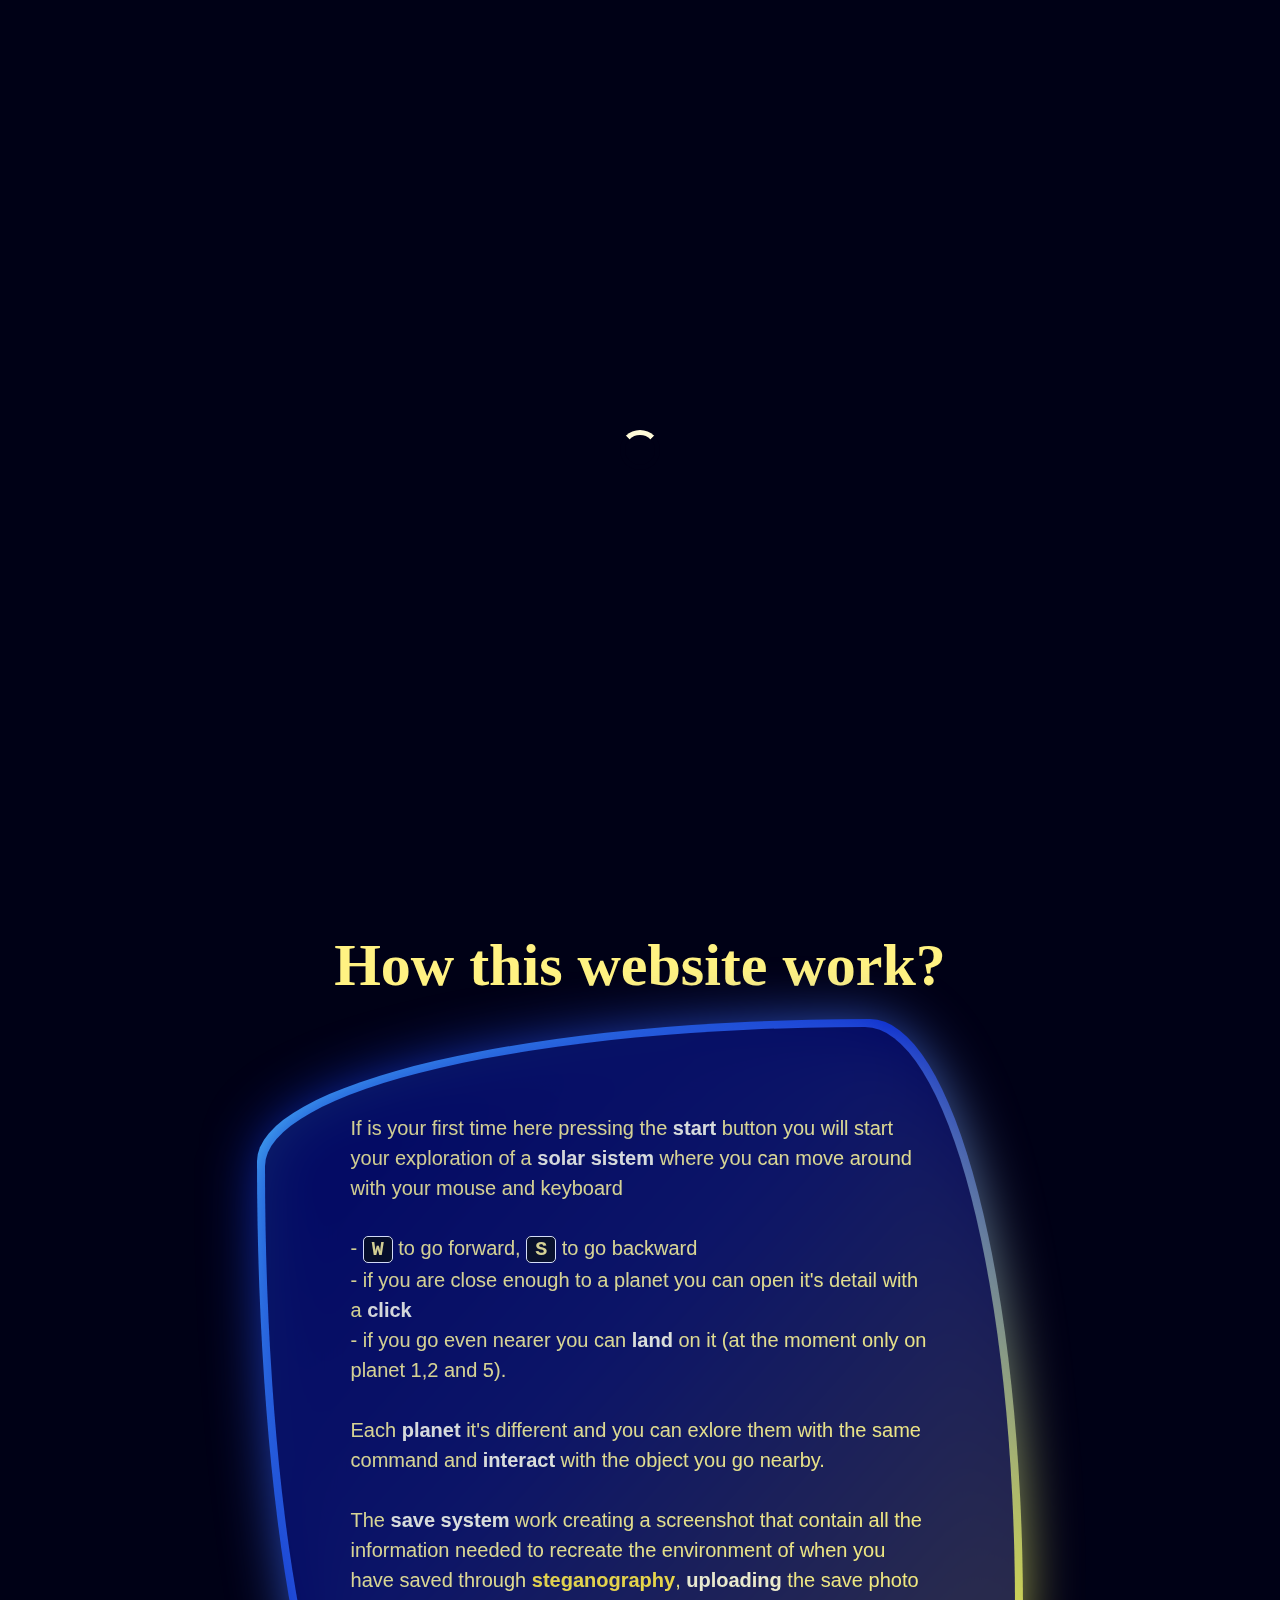
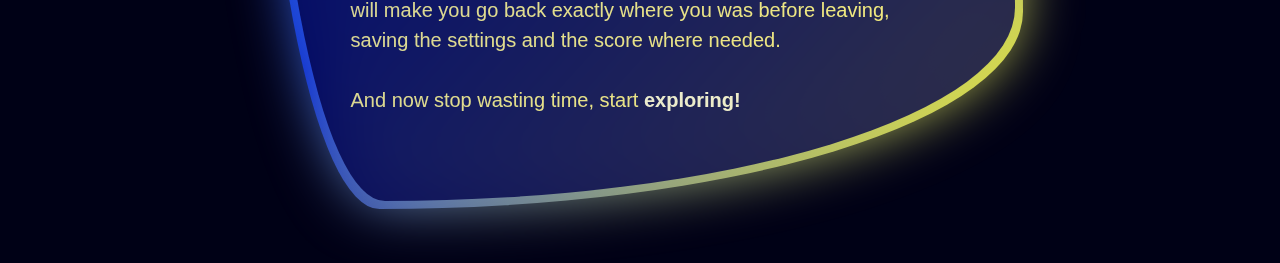
<file: index.html>
<!DOCTYPE html>
<html lang="it">
    <head>
        <meta charset="UTF-8" />
        <link rel="icon" type="image/svg+xml" href="/assets/favicon.17e50649.svg" />
        <meta name="viewport" content="width=device-width, initial-scale=1.0" />
        <meta name = "description" content = "Explore planets in the metaverse" />

        <meta name="apple-mobile-web-app-capable" content="yes" />
        <meta name="mobile-web-app-capable" content="yes" />

        <title>Metaverse Planet</title>

        <style>
            body{
                overflow-y: visible !important;
            }

            body::-webkit-scrollbar {
                width: 8px;
            }

            body::-webkit-scrollbar-track {
                background: linear-gradient(0deg , #1132b483, #0d174100);
            }

            body::-webkit-scrollbar-thumb {
                background-color: #fff282;
                border-radius: 20px;
                border: 2px solid #0d1741;
            }

            #preloader{
                position: fixed;
                z-index: 100000;
                width: 100vw;
                height: 100vh;
                top: 0;
                right: 0;
                display: flex;
                justify-content: center;
                align-items: center;

                background-color: #000116;

                background-repeat: no-repeat;
                background-size: cover;
                background-position: center center;

                opacity: 1;
                transition: opacity .3s ease-in-out;
            }

            .loader{
                border: 5px solid #000116;
                border-top: 5px solid #fefad8;
                border-radius: 50%;
                width: 30px;
                height: 30px;
                animation: spin 2s linear infinite;
            }
            @keyframes spin {
                0% { transform: rotate(0deg); }
                100% { transform: rotate(360deg); }
            }
        </style>
    
      <script type="module" crossorigin src="/assets/main.293f7164.js"></script>
      <link rel="modulepreload" href="/assets/strega_bg.a0dc8f16.js">
      <link rel="stylesheet" href="/assets/strega_bg.0a6404d1.css">
    </head>
  
    <body class="index">

        <div id="preloader">
            <div class="loader"></div>
        </div>

        <script>
             setTimeout(function(){
                document.getElementById("preloader").style.opacity = "0";

                setTimeout(function(){
                document.getElementById("preloader").style.display = "none";
                }, 300);
            }, 1300);
        </script>

        <script>

        </script>

        

        <h1 class="index__title">Metaverse Planet</h1>

        <section class="index__content row width-limit">
            <div class="col-6 centered">
                <div class="panel centered">
                    <h2>Insert save file</h2>

                    <link href="https://fonts.googleapis.com/css?family=Material+Icons|Material+Icons+Outlined" rel="stylesheet">
                    <form class="form-container" enctype='multipart/form-data'>
                        <div class="upload-files-container">
                            <div class="drag-file-area">
                                <span class="material-icons-outlined upload-icon"> file_upload </span>
                                <p class="dynamic-message"> Drag & drop any file here </p>
                                <label class="label"> or <span class="browse-files"> <input type="file" class="default-file-input"/> <span class="browse-files-text">browse file</span> <span>from device</span> </span> </label>
                            </div>
                            <span class="cannot-upload-message"> <span class="material-icons-outlined">error</span> Please select a file first <span class="material-icons-outlined cancel-alert-button">cancel</span> </span>
                            <div class="file-block">
                                <div class="file-info"> <span class="material-icons-outlined file-icon">description</span> <span class="file-name"> </span> | <span class="file-size">  </span> </div>
                                <span class="material-icons remove-file-icon">delete</span>
                                <div class="progress-bar"> </div>
                            </div>
                            <button type="button" class="upload-button"> Start from save </button>
                        </div>
                    </form>

                </div>
            </div>
            <div class="col-6 centered panel-start mobile-first">
                <h2>First time here?</h2>
                <br><br>
                <a href="/space.html" class="spaceButton">Start</a>
            </div>
        </section>

        <section class="row width-limit index__info">
            <div class="col-2"></div>
            <div class="col-8 centered">
                <br><br>
                <h2>How this website work?</h2>
                <br>
                <div class="cardbox">
                    <p class="card">If is your first time here pressing the <b>start</b> button you will start your exploration of a <b>solar sistem</b> where you can move around with your mouse and keyboard 
                        <br>
                        <br>
                        - <kbd>W</kbd> to go forward, <kbd>S</kbd> to go backward<br>
                        - if you are close enough to a planet you can open it's detail with a <b>click</b><br>
                        - if you go even nearer you can <b>land</b> on it (at the moment only on planet 1,2 and 5).
                        <br>
                        <br>
                        Each <b>planet</b> it's different and you can exlore them with the same command and <b>interact</b> with the object you go nearby.
                        <br>
                        <br>
                        The <b>save system</b> work creating a screenshot that contain all the information needed to recreate the environment of when you have saved through 
                        <a href="https://github.com/Freder211/Strega">steganography</a>, <b>uploading</b> the save photo will make you go back exactly where you was before leaving, 
                        saving the settings and the score where needed.
                        <br>
                        <br>
                        And now stop wasting time, start <b>exploring!</b>
                    </p>
                </div>
            </div>
            <div class="col-2"></div>
        </section>

        <div class="index-saveimg" id="saveimg"></div>

        

    </body>

</html>
</file>
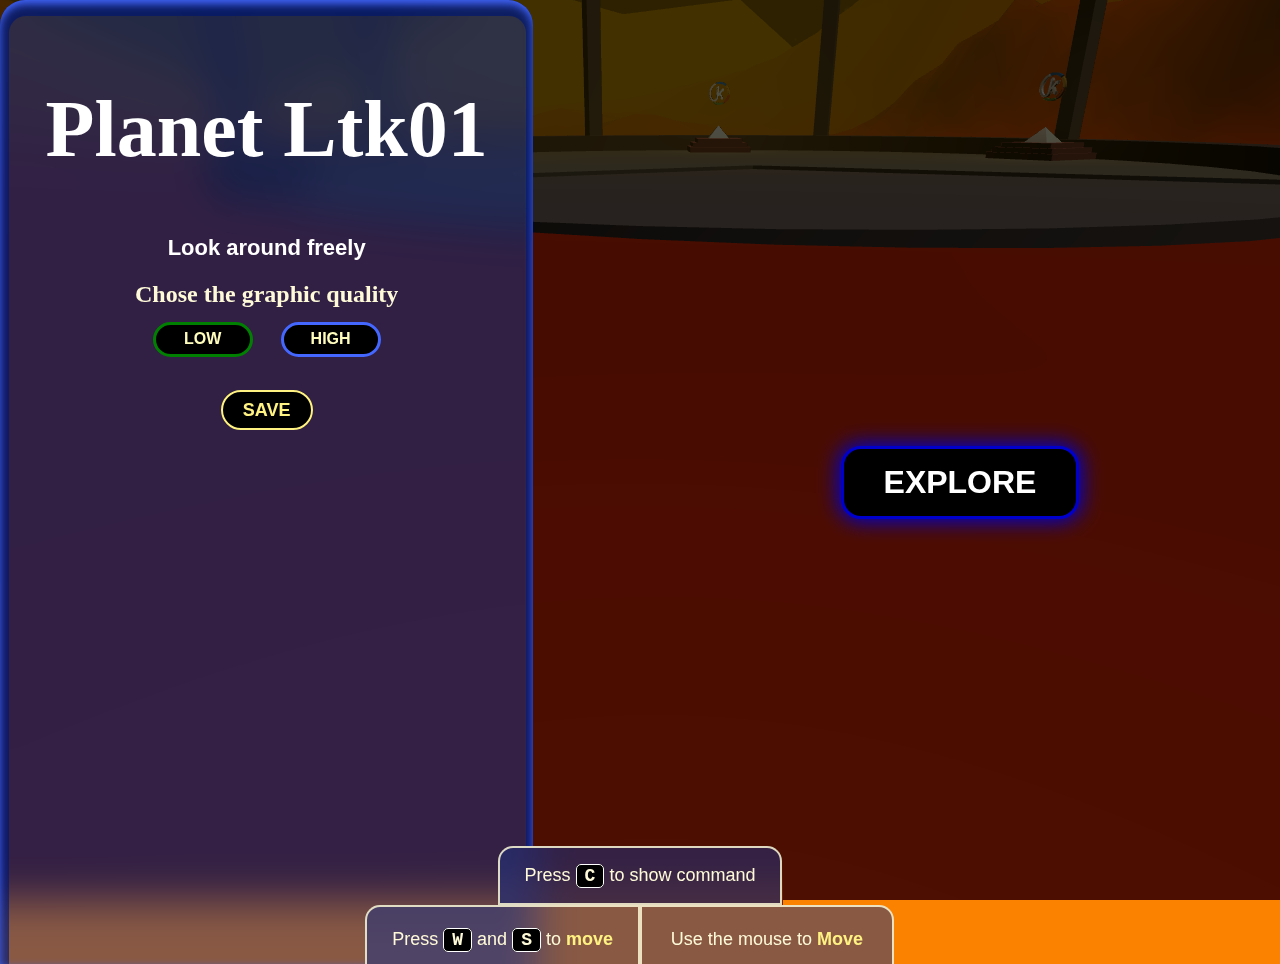
<file: 1.html>
<!DOCTYPE html>
<html lang="it" style="background-color:rgb(250, 130, 0)">
  <head>
    <meta charset="UTF-8" />
    <link rel="icon" type="image/svg+xml" href="/assets/favicon.17e50649.svg" />
    <meta name="viewport" content="width=device-width, initial-scale=1.0" />
    <meta name = "description" content = "Planet LTK01" />
    <title>Planet LTK01</title>

    <style>
        #preloader{
            position: fixed;
            z-index: 100000;
            width: 100vw;
            height: 100vh;
            top: 0;
            right: 0;
            display: flex;
            justify-content: center;
            align-items: center;

            background-color: rgb(250, 130, 0);

            opacity: 1;
            transition: opacity .3s ease-in-out;
        }

        .loader{
            border: 5px solid rgb(250, 130, 0);
            border-top: 5px solid #000000;
            border-radius: 50%;
            width: 30px;
            height: 30px;
            animation: spin 2s linear infinite;
        }
        @keyframes spin {
            0% { transform: rotate(0deg); }
            100% { transform: rotate(360deg); }
        }
    </style>
    
    <script type="module" crossorigin src="/assets/planet1.929285d1.js"></script>
    <link rel="modulepreload" href="/assets/strega_bg.a0dc8f16.js">
    <link rel="modulepreload" href="/assets/Lensflare.e251edb4.js">
    <link rel="stylesheet" href="/assets/strega_bg.0a6404d1.css">
  </head>
  
  <body style="overflow-x: hidden;">
    
    
    <div id="preloader">
        <div class="loader"></div>
    </div>

    <script>
        if(sessionStorage.getItem("img")){
            document.getElementById("preloader").style.backgroundImage = "url(" + sessionStorage.getItem("img") + ")";
        }
    </script>

    <section id="mobile" class="mobile">
        <div class="manual row text__body-s" id="mobile-control">
            <div class="centered col-12 mobile-btn" id="esc" style="display: none">
                <span>X</span>
            </div>
            <div class="centered col-12 mobile-btn" id="avanti">
                
            </div>
            <div class="centered col-12 mobile-btn" id="indietro">
                
            </div>
        </div>
        
    </section>

    <div id="planet0" class="planet__panel reduce">
        <h1>First Totem</h1> 
        <p class="text__body-l">Imagine a real product or a service that you can buy or read about here!</p>
    </div>
    <div id="planet1" class="planet__panel reduce">
        <h1>Third Totem</h1>
        <p class="text__body-l">Imagine a real product or a service that you can buy or read about here!</p>
    </div>
    <div id="planet2" class="planet__panel reduce centered">
        <h1>Your spaceship</h1>
        <p class="text__body-l">Use your ship to fly back to space</p>
        <a href="/space.html">
            <button class="margin-vertical-l spaceButton-inverse">
                take off
            </button>
        </a>
    </div>
    <div id="planet3" class="planet__panel reduce">
        <h1>Second Totem</h1>
        <p class="text__body-l">Imagine a real product or a service that you can buy or read about here!</p>
    </div>

    <div class="crossair__container display" id="crossair">
        <div class="crossair">
            <p class="interaction" id="crossair-text">
                click
            </p>
        </div>
    </div>

    <div class="manual row text__body-s" id="commandList">
        <div class="centered col-12">
            <p>Press <kbd>C</kbd> to show command</p>
        </div>
        <div class="manual-1 col-6">
            <p>
                Press <kbd>W</kbd> and <kbd>S</kbd> to <b>move</b><br>
                <br>
                Press <kbd>E</kbd> to <b>run</b><br>
                <br>
                Press <kbd>Q</kbd> to <b>exit</b>
            </p>
        </div>
        <div class="manual-2 col-6">
            <p>
                Use the mouse to <b>Move</b><br>
                <br>
                <b>Click</b> to interact<br>
                <br>
                Go to the <b>ship</b> to take off
            </p>
        </div>
    </div>

    <section id="blocker">
        <div id="instructions" class="row">
            <div class="col-6 menu" id="menu">
                <h1>Planet Ltk01</h1>
                <p class="text__body-l">
                    Look around freely
                </p>
                <br>
                <h4 style="color:#fefad8">Chose the graphic quality</h4>
                <div class="btn-chooser">
                    <button id="graph1" class="diffBtn">Low</button>
                    <button id="graph2" class="diffBtn">High</button>
                </div>
                <br><br>
                <div>
                    <a id="create-save">SAVE</a>
                    <a href="" id="download-link" style="display: none">Download save</a>
                </div>
            </div>
            <div class="col-6 pause-screen" id="pause">
                <button class="margin-vertical-l spaceButton" id="startButton">
                    Explore
                </button>
            </div>
        </div>
    </section>

    

    <script type="x-shader/x-vertex" id="vertexshaderB">

        varying vec2 vUv;

        void main() {

            vUv = uv;

            gl_Position = projectionMatrix * modelViewMatrix * vec4( position, 1.0 );

        }

    </script>

    <script type="x-shader/x-fragment" id="fragmentshaderB">

        uniform sampler2D baseTexture;
        uniform sampler2D bloomTexture;

        varying vec2 vUv;

        void main() {

            gl_FragColor = ( texture2D( baseTexture, vUv ) + vec4( 1.0 ) * texture2D( bloomTexture, vUv ) );

        }

    </script>

  </body>

</html>
</file>
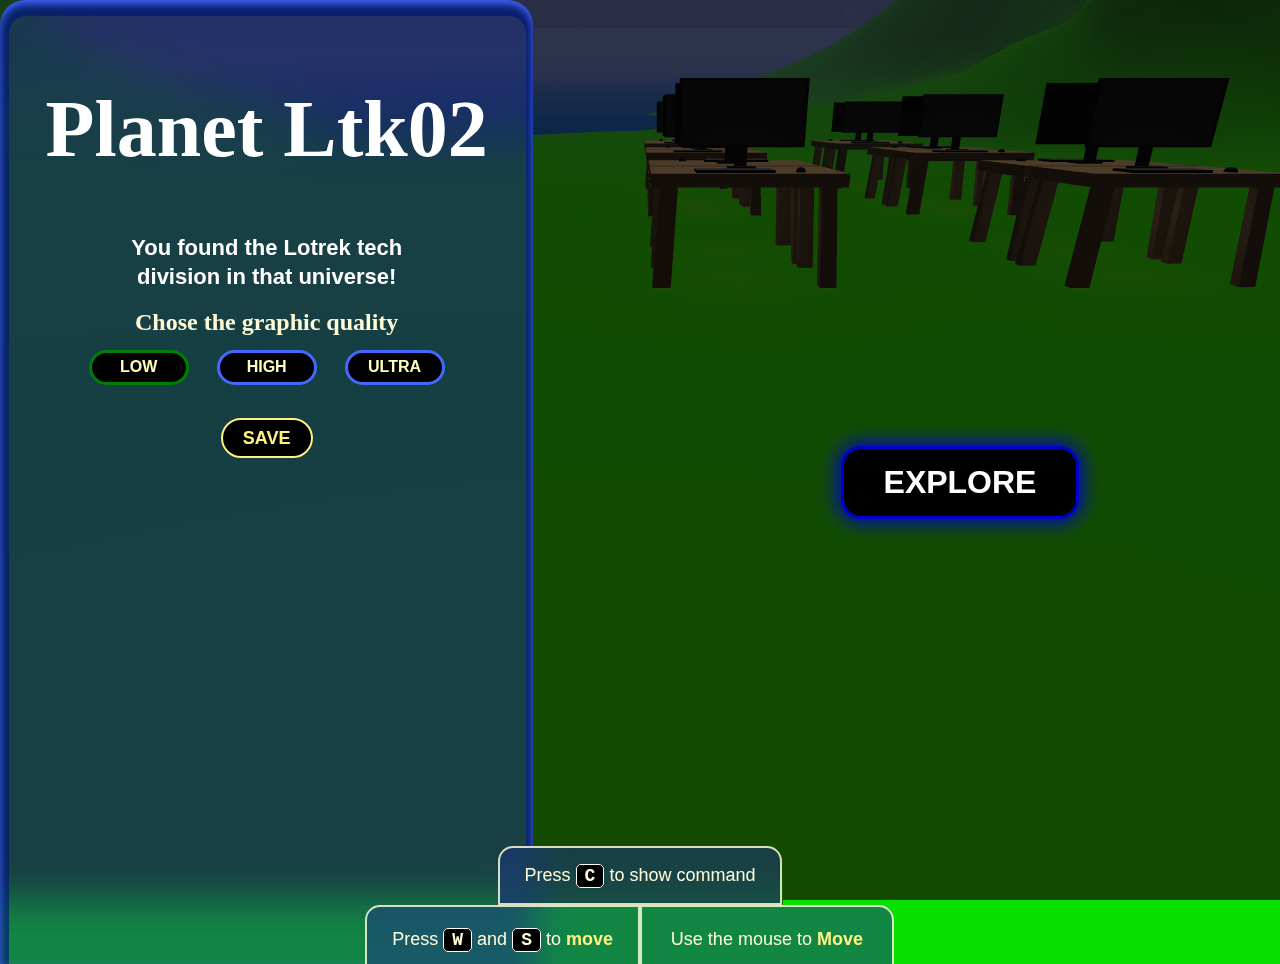
<file: 2.html>
<!DOCTYPE html>
<html lang="it" style="background-color:rgb(7, 224, 0)">
  <head>
    <meta charset="UTF-8" />
    <link rel="icon" type="image/svg+xml" href="/assets/favicon.17e50649.svg" />
    <meta name="viewport" content="width=device-width, initial-scale=1.0" />
    <meta name = "description" content = "Planet LTK02" />
    <title>Planet LTK02</title>

    <style>
        #preloader{
            position: fixed;
            z-index: 100000;
            width: 100vw;
            height: 100vh;
            top: 0;
            right: 0;
            display: flex;
            justify-content: center;
            align-items: center;

            background-color: rgb(7, 224, 0);

            opacity: 1;
            transition: opacity .3s ease-in-out;
        }

        .loader{
            border: 5px solid rgb(7, 224, 0);
            border-top: 5px solid #008deb;
            border-radius: 50%;
            width: 30px;
            height: 30px;
            animation: spin 2s linear infinite;
        }
        @keyframes spin {
            0% { transform: rotate(0deg); }
            100% { transform: rotate(360deg); }
        }
    </style>
    
    <script type="module" crossorigin src="/assets/planet2.d9058bf1.js"></script>
    <link rel="modulepreload" href="/assets/strega_bg.a0dc8f16.js">
    <link rel="modulepreload" href="/assets/Lensflare.e251edb4.js">
    <link rel="stylesheet" href="/assets/strega_bg.0a6404d1.css">
  </head>
  
  <body style="overflow-x: hidden;">
    
    
    <div id="preloader">
        <div class="loader"></div>
    </div>

    <script>
        if(sessionStorage.getItem("img")){
            document.getElementById("preloader").style.backgroundImage = "url(" + sessionStorage.getItem("img") + ")";
        }
    </script>

    <section id="mobile" class="mobile">
        <div class="manual row text__body-s" id="mobile-control">
            <div class="centered col-12 mobile-btn" id="esc" style="display: none">
                <span>X</span>
            </div>
            <div class="centered col-12 mobile-btn" id="avanti">
                
            </div>
            <div class="centered col-12 mobile-btn" id="indietro">
                
            </div>
        </div>
        
    </section>

    <div id="planet0" class="planet__panel reduce centered">
        <h1>Your spaceship</h1>
        <p class="text__body-l">Use your ship to fly back to space</p>
        <a href="/space.html">
            <button class="margin-vertical-l spaceButton-inverse">
                take off
            </button>
        </a>
    </div>
    <div id="planet1" class="planet__panel reduce">
        <h1>Edoardo</h1>
        <p class="text__body-l">Backend developer</p>
    </div>
    <div id="planet2" class="planet__panel reduce">
        <h1>Marco</h1>
        <p class="text__body-l">IT manager</p>
    </div>
    <div id="planet3" class="planet__panel reduce">
        <h1>Gabriele</h1>
        <p class="text__body-l">Head of development</p> 
    </div>
    <div id="planet4" class="planet__panel reduce">
        <h1>Simone</h1>
        <p class="text__body-l">Frontend developer</p> 
    </div>
    <div id="planet5" class="planet__panel reduce">
        <h1>Andrea</h1>
        <p class="text__body-l">Frontend developer lead</p>  
    </div>
    <div id="planet6" class="planet__panel reduce">
        <h1>Edoardo</h1>
        <p class="text__body-l">Backend developer</p>  
    </div>
    <div id="planet7" class="planet__panel reduce">
        <h1>Mirko</h1>
        <p class="text__body-l">Backend developer</p>  
    </div>
    <div id="planet8" class="planet__panel reduce">
        <h1>Andrea</h1>
        <p class="text__body-l">Fullstack developer</p>  
    </div>
    <div id="planet9" class="planet__panel reduce">
        <h1>Federico</h1>
        <p class="text__body-l">Jr frontend developer</p>  
    </div>
    <div id="planet10" class="planet__panel reduce">
        <h1>Lorenzo</h1>
        <p class="text__body-l">Frontend developer</p>  
    </div>
    <div id="planet11" class="planet__panel reduce">
        <h1>Federico</h1>
        <p class="text__body-l">Backend developer</p>  
    </div>
    <div id="planet12" class="planet__panel reduce">
        <h1>Leonardo</h1>
        <p class="text__body-l">Frontend developer</p> 
    </div>

    <div class="crossair__container display" id="crossair">
        <div class="crossair">
            <p class="interaction" id="crossair-text">
                click
            </p>
        </div>
    </div>

    <div class="manual row text__body-s" id="commandList">
        <div class="centered col-12">
            <p>Press <kbd>C</kbd> to show command</p>
        </div>
        <div class="manual-1 col-6">
            <p>
                Press <kbd>W</kbd> and <kbd>S</kbd> to <b>move</b><br>
                <br>
                Press <kbd>E</kbd> to <b>run</b><br>
                <br>
                Press <kbd>Q</kbd> to <b>exit</b>
            </p>
        </div>
        <div class="manual-2 col-6">
            <p>
                Use the mouse to <b>Move</b><br>
                <br>
                <b>Click</b> to interact<br>
                <br>
                Go to the <b>ship</b> to take off
            </p>
        </div>
    </div>

    <section id="blocker">
        <div id="instructions" class="row">
            <div class="col-6 menu" id="menu">
                <h1>Planet Ltk02</h1>
                <p class="text__body-l">
                    You found the Lotrek tech division in that universe!
                </p>
                <br>
                <h4 style="color:#fefad8">Chose the graphic quality</h4>
                <div class="btn-chooser">
                    <button id="graph1" class="diffBtn">Low</button>
                    <button id="graph2" class="diffBtn">High</button>
                    <button id="graph3" class="diffBtn">Ultra</button>
                </div>
                <br><br>
                <div>
                    <a id="create-save">SAVE</a>
                    <a href="" id="download-link" style="display: none">Download save</a>
                </div>
            </div>
            <div class="col-6 pause-screen" id="pause">
                <button class="margin-vertical-l spaceButton" id="startButton">
                    Explore
                </button>
            </div>
        </div>
    </section>

    

    <script type="x-shader/x-vertex" id="vertexshaderB">

        varying vec2 vUv;

        void main() {

            vUv = uv;

            gl_Position = projectionMatrix * modelViewMatrix * vec4( position, 1.0 );

        }

    </script>

    <script type="x-shader/x-fragment" id="fragmentshaderB">

        uniform sampler2D baseTexture;
        uniform sampler2D bloomTexture;

        varying vec2 vUv;

        void main() {

            gl_FragColor = ( texture2D( baseTexture, vUv ) + vec4( 1.0 ) * texture2D( bloomTexture, vUv ) );

        }

    </script>

    <script>
        let simpleNoise = `
            float N (vec2 st) { // https://thebookofshaders.com/10/
                return fract( sin( dot( st.xy, vec2(12.9898,78.233 ) ) ) *  43758.5453123);
            }
            
            float smoothNoise( vec2 ip ){ // https://www.youtube.com/watch?v=zXsWftRdsvU
                vec2 lv = fract( ip );
                vec2 id = floor( ip );
                
                lv = lv * lv * ( 3. - 2. * lv );
                
                float bl = N( id );
                float br = N( id + vec2( 1, 0 ));
                float b = mix( bl, br, lv.x );
                
                float tl = N( id + vec2( 0, 1 ));
                float tr = N( id + vec2( 1, 1 ));
                float t = mix( tl, tr, lv.x );
                
                return mix( b, t, lv.y );
            }
            `;
  </script>

  </body>

</html>
</file>
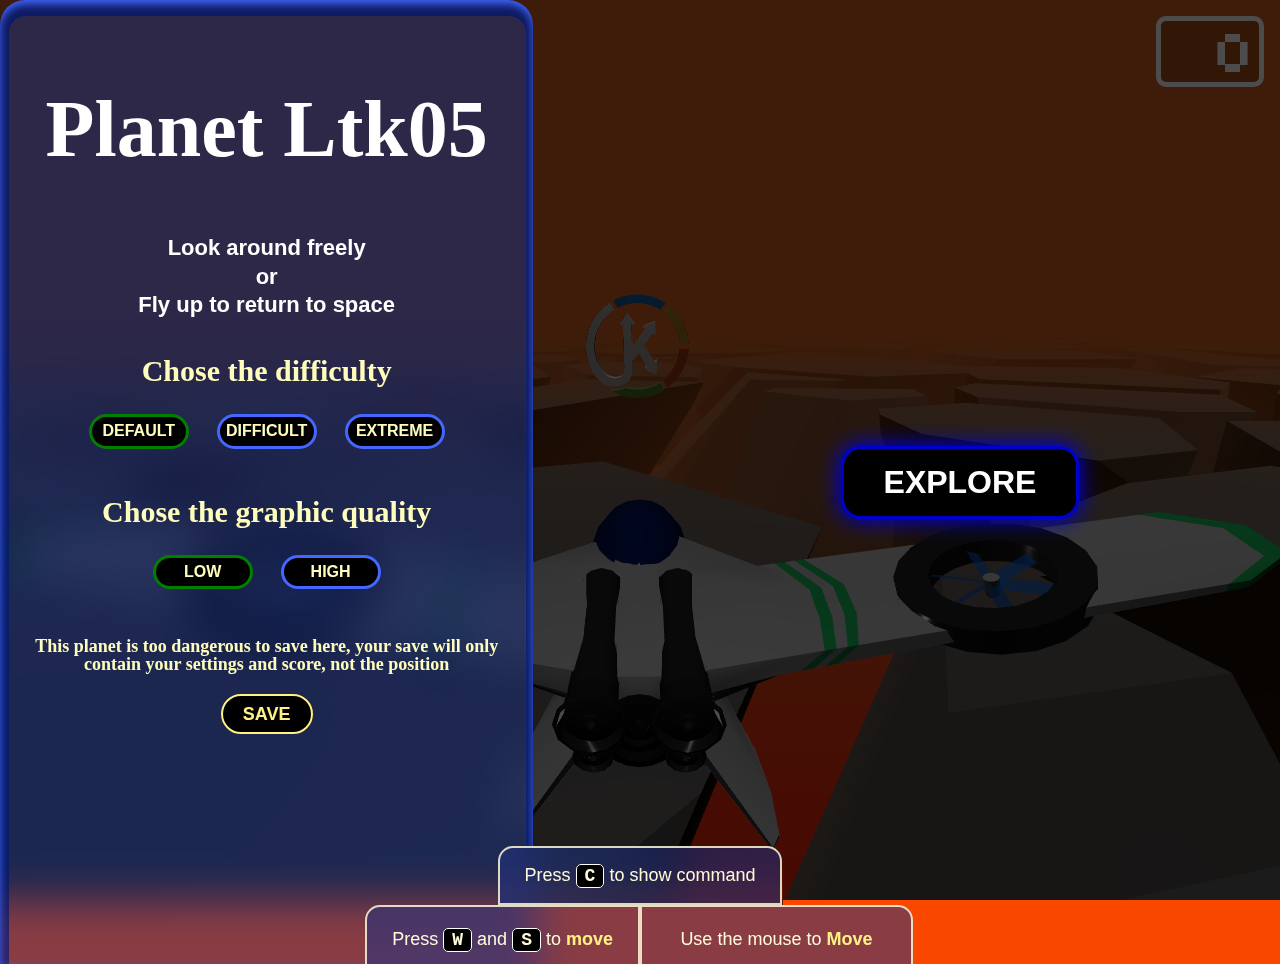
<file: 5.html>
<!DOCTYPE html>
<html lang="it" style="background-color:rgb(250, 71, 0)">
  <head>
    <meta charset="UTF-8" />
    <link rel="icon" type="image/svg+xml" href="/assets/favicon.17e50649.svg" />
    <meta name="viewport" content="width=device-width, initial-scale=1.0" />
    <meta name = "description" content = "Planet LTK05" />
    <title>Planet LTK05</title>

    <link rel="preconnect" href="https://fonts.googleapis.com">
    <link rel="preconnect" href="https://fonts.gstatic.com" crossorigin>
    <link href="https://fonts.googleapis.com/css2?family=Silkscreen&display=swap" rel="stylesheet">

    <style>
        #preloader{
            position: fixed;
            z-index: 100000;
            width: 100vw;
            height: 100vh;
            top: 0;
            right: 0;
            display: flex;
            justify-content: center;
            align-items: center;

            background-color: rgb(250, 71, 0);

            opacity: 1;
            transition: opacity .3s ease-in-out;
        }

        .loader{
            border: 5px solid rgb(250, 71, 0);
            border-top: 5px solid #000000;
            border-radius: 50%;
            width: 30px;
            height: 30px;
            animation: spin 2s linear infinite;
        }
        @keyframes spin {
            0% { transform: rotate(0deg); }
            100% { transform: rotate(360deg); }
        }
    </style>
    
    <script type="module" crossorigin src="/assets/planet5.05ede842.js"></script>
    <link rel="modulepreload" href="/assets/strega_bg.a0dc8f16.js">
    <link rel="modulepreload" href="/assets/Lensflare.e251edb4.js">
    <link rel="stylesheet" href="/assets/strega_bg.0a6404d1.css">
  </head>
  
  <body style="overflow-x: hidden;">
    
    
    <div id="preloader">
        <div class="loader"></div>
    </div>

    <script>
        if(sessionStorage.getItem("img")){
            document.getElementById("preloader").style.backgroundImage = "url(" + sessionStorage.getItem("img") + ")";
        }
    </script>

    <section id="mobile" class="mobile">
        <div class="manual row text__body-s" id="mobile-control">
            <div class="centered col-12 mobile-btn" id="esc" style="display: none">
                <span>X</span>
            </div>
            <div class="centered col-12 mobile-btn" id="avanti">
                
            </div>
            <div class="centered col-12 mobile-btn" id="indietro">
                
            </div>
        </div>
        
    </section>

    <div id="planet0" class="planet__panel reduce">
        <h1>First Totem</h1> 
        <p class="text__body-l">Imagine a real product or a service that you can buy or read about here!</p>
    </div>
    <div id="planet1" class="planet__panel reduce">
        <h1>Third Totem</h1>
        <p class="text__body-l">Imagine a real product or a service that you can buy or read about here!</p>
    </div>
    <div id="planet2" class="planet__panel reduce centered">
        <h1>Your spaceship</h1>
        <p class="text__body-l">Use your ship to fly back to space</p>
        <a href="/">
            <button class="margin-vertical-l spaceButton-inverse">
                take off
            </button>
        </a>
    </div>
    <div id="planet3" class="planet__panel reduce">
        <h1>Second Totem</h1>
        <p class="text__body-l">Imagine a real product or a service that you can buy or read about here!</p>
    </div>

    <div class="crossair__container display" id="crossair">
        <div class="crossair">
            <p class="interaction" id="crossair-text">
                click
            </p>
        </div>
    </div>

    <div class="manual row text__body-s" id="commandList">
        <div class="centered col-12">
            <p>Press <kbd>C</kbd> to show command</p>
        </div>
        <div class="manual-1 col-6">
            <p>
                Press <kbd>W</kbd> and <kbd>S</kbd> to <b>move</b><br>
                <br>
                Press <kbd>E</kbd> to <b>speed</b> up<br>
                <br>
                Press <kbd>Q</kbd> to <b>exit</b>
            </p>
        </div>
        <div class="manual-2 col-6">
            <p>
                Use the mouse to <b>Move</b><br>
                <br>
                <b>collide</b> to score<br>
                <br>
                Go up the <b>space</b> to take off
            </p>
        </div>
    </div>

    <section class="punteggio">
        <h2 id="punteggio" style="font-family: 'Silkscreen', cursive;">
            0
        </h2>
    </section>

    <section id="blocker">
        <div id="instructions" class="row">
            <div class="col-6 menu" id="menu">
                <h1>Planet Ltk05</h1>
                <p class="text__body-l">
                    Look around freely<br>
                    or<br>
                    Fly up to return to space
                </p>

                <h3>Chose the difficulty</h3>
                <div class="btn-chooser">
                    <button id="diff1" class="diffBtn" style="border-color: green;">Default</button>
                    <button id="diff2" class="diffBtn">Difficult</button>
                    <button id="diff3" class="diffBtn">Extreme</button>
                </div>

                <h3>Chose the graphic quality</h3>
                <div class="btn-chooser">
                    <button id="graph1" class="diffBtn">Low</button>
                    <button id="graph2" class="diffBtn">High</button>
                </div>
                <h3 style="font-size: 18px">This planet is too dangerous to save here, your save will
                     only contain your settings and score, not the position
                </h3>
                <br>
                <div>
                    <a id="create-save">SAVE</a>
                    <a href="" id="download-link" style="display: none">Download save</a>
                </div>
            </div>
            <div class="col-6 pause-screen" id="pause">
                <button class="margin-vertical-l spaceButton" id="startButton">
                    Explore
                </button>
            </div>
        </div>
    </section>

    

    <script type="x-shader/x-vertex" id="vertexshaderB">

        varying vec2 vUv;

        void main() {

            vUv = uv;

            gl_Position = projectionMatrix * modelViewMatrix * vec4( position, 1.0 );

        }

    </script>

    <script type="x-shader/x-fragment" id="fragmentshaderB">

        uniform sampler2D baseTexture;
        uniform sampler2D bloomTexture;

        varying vec2 vUv;

        void main() {

            gl_FragColor = ( texture2D( baseTexture, vUv ) + vec4( 1.0 ) * texture2D( bloomTexture, vUv ) );

        }

    </script>

  </body>

</html>
</file>
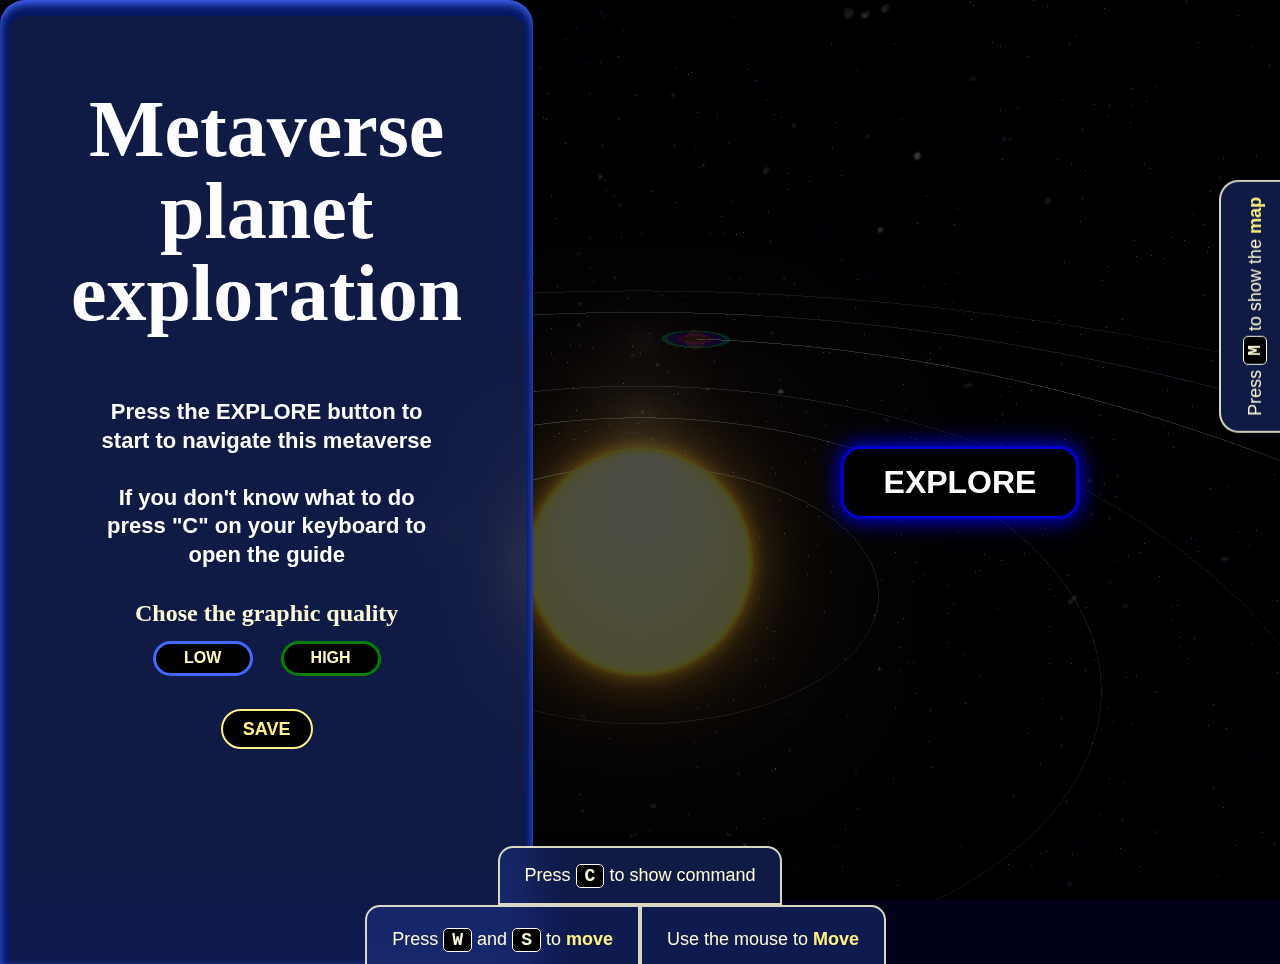
<file: space.html>
<!DOCTYPE html>
<html lang="it" style="background-color:#000116">
    <head>
        <meta charset="UTF-8" />
        <link rel="icon" type="image/svg+xml" href="/assets/favicon.17e50649.svg" />
        <meta name="viewport" content="width=device-width, initial-scale=1.0" />
        <meta name = "description" content = "Explore planets in the metaverse" />

        <meta name="apple-mobile-web-app-capable" content="yes" />
        <meta name="mobile-web-app-capable" content="yes" />

        <title>Metaverse Planet</title>

        <style>
            #preloader{
                position: fixed;
                z-index: 100000;
                width: 100vw;
                height: 100vh;
                top: 0;
                right: 0;
                display: flex;
                justify-content: center;
                align-items: center;

                background-color: #000116;

                background-repeat: no-repeat;
                background-size: cover;
                background-position: center center;

                opacity: 1;
                transition: opacity .3s ease-in-out;
            }

            .loader{
                border: 5px solid #000116;
                border-top: 5px solid #fefad8;
                border-radius: 50%;
                width: 30px;
                height: 30px;
                animation: spin 2s linear infinite;
            }
            @keyframes spin {
                0% { transform: rotate(0deg); }
                100% { transform: rotate(360deg); }
            }
        </style>

      <script type="module" crossorigin src="/assets/space.7ed52251.js"></script>
      <link rel="modulepreload" href="/assets/strega_bg.a0dc8f16.js">
      <link rel="modulepreload" href="/assets/Lensflare.e251edb4.js">
      <link rel="stylesheet" href="/assets/strega_bg.0a6404d1.css">
    </head>
  
    <body style="overflow-x: hidden;">
        

        <div id="preloader">
            <div class="loader"></div>
        </div>

        <script>
            if(sessionStorage.getItem("img")){
                document.getElementById("preloader").style.backgroundImage = "url(" + sessionStorage.getItem("img") + ")";
            }
        </script>

        <section id="mobile" class="mobile">
            <div class="manual row text__body-s" id="mobile-control">
                <div class="centered col-12 mobile-btn" id="esc" style="display: none">
                    <span>X</span>
                </div>
                <div class="centered col-12 mobile-btn" id="avanti">
                    
                </div>
                <div class="centered col-12 mobile-btn" id="indietro">
                    
                </div><!--
                <div id="directionPad">
                    <div class="centered col-12 mobile-btn" id="left">
                    
                    </div>
                    <div class="centered col-12 mobile-btn" id="up">
                        
                    </div>
                    <div class="centered col-12 mobile-btn" id="down">
                        
                    </div>
                    <div class="centered col-12 mobile-btn" id="right">
                        
                    </div>
                </div>
                <div id="mobileDrag"></div>-->
            </div>
            
        </section>

        <div id="planet0" class="planet__panel reduce centered">
            <h1>Don't go too near the sun!!!</h1>
        </div>
        <div id="planet1" class="planet__panel reduce">
            <h1>Planet Ltk01</h1>
            <p class="text__body-l">Land on that red hot planet</p>
        </div>
        <div id="planet2" class="planet__panel reduce">
            <h1>Planet Ltk02</h1>
            <p class="text__body-l">Land on and explore that Earth like planet</p> 
        </div>
        <div id="planet3" class="planet__panel reduce">
            <h1>Planet Ltk03</h1> 
            <p class="text__body-l">You can't land here</p>
        </div>
        <div id="planet4" class="planet__panel reduce">
            <h1>Planet Ltk04</h1>
            <p class="text__body-l">You can't land here</p>
        </div>
        <div id="planet5" class="planet__panel reduce">
            <h1>Planet Ltk05</h1>
            <p class="text__body-l">Explore and play on that infinite procedural world</p>
        </div>
        <div id="planet6" class="planet__panel reduce">
            <h1>Planet Ltk06</h1>
            <p class="text__body-l">You can't land here</p>
        </div>

        <div class="crossair__container display" id="crossair">
            <div class="crossair">
                <p class="interaction" id="crossair-text">
                    click
                </p>
            </div>
        </div>

        <div class="manual row text__body-s" id="commandList">
            <div class="centered col-12">
                <p>Press <kbd>C</kbd> to show command</p>
            </div>
            <div class="manual-1 col-6">
                <p>
                    Press <kbd>W</kbd> and <kbd>S</kbd> to <b>move</b><br>
                    <br>
                    Press <kbd>E</kbd> to <b>speed</b> up<br>
                    <br>
                    Press <kbd>Q</kbd> to <b>exit</b>
                </p>
            </div>
            <div class="manual-2 col-6">
                <p>
                    Use the mouse to <b>Move</b><br>
                    <br>
                    <b>Click</b> to interact<br>
                    <br>
                    <b>Collide</b> to land
                </p>
            </div>
        </div>

        <div class="map text__body-s noMobile" id="map">
            <div class="map-title">
                <p>Press <kbd>M</kbd> to show the <b>map</b></p>
            </div>
           <div class="map-content">
                <div class="map-planet">
                    <div class="map-planet-1">
                        <p>Planet <b>LTK01</b></p>
                        <a class="spaceButton" href="1.html">Go!</a>
                    </div>
                </div>
                <div class="map-planet">
                    <div class="map-planet-2">
                        <p>Planet <b>LTK02</b></p>
                        <a class="spaceButton" href="2.html">Go!</a>
                    </div>
                </div>
                <div class="map-planet">
                    <div class="map-planet-5">
                        <p>Planet <b>LTK05</b></p>
                        <a class="spaceButton" href="5.html">Go!</a>
                    </div>
                </div>
           </div>
        </div>

        <section id="blocker">
            <div id="instructions" class="row">
                <div class="menu" id="menu">
                    <h1>Metaverse planet exploration</h1>
                    <p class="text__body-l">
                        Press the EXPLORE button to start to navigate this metaverse<br>
                        <br>
                        <span class="noMobile">If you don't know what to do press "C" on your keyboard to open the guide</span>
                        <span class="noDesktop">Right pad to go forward, left to go backward. Drag to move</span>
                        <br>
                        <h4 style="color:#fefad8">Chose the graphic quality</h4>
                        <div class="btn-chooser">
                            <button id="graph1" class="diffBtn">Low</button>
                            <button id="graph2" class="diffBtn">High</button>
                        </div>
                        <br><br>
                        <div>
                            <a id="create-save">SAVE</a>
                            <a href="" id="download-link" style="display: none">Download save</a>
                        </div>
                    </p>
                </div>
                <div class="pause-screen" id="pause">
                    <button class="margin-vertical-l spaceButton " id="startButton">
                        Explore
                    </button>
                </div>
            </div>
        </section>

        

        <script type="x-shader/x-vertex" id="vertexshader">

            attribute float scale;

            void main() {

                vec4 mvPosition = modelViewMatrix * vec4( position, 1.0 );

                gl_PointSize = scale * ( 300.0 / - mvPosition.z );

                gl_Position = projectionMatrix * mvPosition;

            }

        </script>

        <script type="x-shader/x-fragment" id="fragmentshader">

            uniform vec3 color;

            void main() {

                if ( length( gl_PointCoord - vec2( 0.5, 0.5 ) ) > 0.475 ) discard;

                gl_FragColor = vec4( color, 1.0 );

            }

        </script>

        <script type="x-shader/x-vertex" id="vertexshaderB">

			varying vec2 vUv;

			void main() {

				vUv = uv;

				gl_Position = projectionMatrix * modelViewMatrix * vec4( position, 1.0 );

			}

		</script>

		<script type="x-shader/x-fragment" id="fragmentshaderB">

			uniform sampler2D baseTexture;
			uniform sampler2D bloomTexture;

			varying vec2 vUv;

			void main() {

				gl_FragColor = ( texture2D( baseTexture, vUv ) + vec4( 1.0 ) * texture2D( bloomTexture, vUv ) );

			}

		</script>

    </body>

</html>
</file>
<file: assets/strega_bg.0a6404d1.css>
*{margin:0;padding:0;border:0}a{text-decoration:none;color:inherit;cursor:pointer}a[href^=tel]{font-family:inherit;font-size:inherit;font-weight:inherit;color:inherit;line-height:inherit;text-decoration:none}ul{list-style:none}address{font-style:inherit}body{overflow:hidden}@media (max-width: 768px){html{overflow-x:hidden}}.text__body-xxl{font-size:32px;font-weight:400;line-height:40px;font-family:sans-serif;color:#000}.text__body-xl{font-size:27px;font-weight:400;line-height:32px;letter-spacing:0em;font-family:sans-serif;color:#000}.text__body-l{font-size:22px;font-weight:600;line-height:1.3;letter-spacing:auto;font-family:sans-serif;color:#000}.text__body-m{font-size:22px;font-weight:400;line-height:1.3;letter-spacing:auto;font-family:sans-serif;color:#000}.text__body-s{font-size:18px;font-weight:400;line-height:1;letter-spacing:auto;font-family:sans-serif;color:#000}.text__body-xs{font-size:17px;font-weight:400;line-height:1.5;letter-spacing:auto;font-family:sans-serif;color:#000}.text__body-xxs{font-size:14px;font-weight:600;line-height:1;letter-spacing:.1em;font-family:sans-serif;color:#000}.text__body-dicono{font-size:22px;font-weight:600;line-height:1.3;letter-spacing:.1em;font-family:sans-serif;color:#000}.text__body-mini{font-size:13px;font-weight:400;line-height:1;letter-spacing:.1em;font-family:sans-serif;color:#000}@media only screen and (max-width: 768px){.text__body-xxl{font-size:32px;font-weight:400;line-height:40px;font-family:sans-serif;color:#000}}@media only screen and (max-width: 768px){.text__body-xl{font-size:27px;font-weight:400;line-height:32px;letter-spacing:0em;font-family:sans-serif;color:#000}}@media only screen and (max-width: 768px){.text__body-l{font-size:20px;font-weight:600;line-height:1.3;letter-spacing:auto;font-family:sans-serif;color:#000}}@media only screen and (max-width: 768px){.text__body-m{font-size:20px;font-weight:400;line-height:32px;letter-spacing:auto;font-family:sans-serif;color:#000}}@media only screen and (max-width: 768px){.text__body-s{font-size:18px;font-weight:400;line-height:1;letter-spacing:auto;font-family:sans-serif;color:#000}}@media only screen and (max-width: 768px){.text__body-xs{font-size:20px;font-weight:400;line-height:32px;letter-spacing:auto;font-family:sans-serif;color:#000}}@media only screen and (max-width: 768px){.text__body-xxs{font-size:21px;font-weight:600;line-height:1;letter-spacing:.1em;font-family:sans-serif;color:#000}}h1,.text__title-1{font-size:80px;font-weight:600;line-height:82px;letter-spacing:0em;font-family:Copperplate Gothic Light;color:#000}h2,.text__title-2{font-size:60px;font-weight:600;line-height:55px;letter-spacing:0em;font-family:Copperplate Gothic Light;color:#000}h3,.text__title-3{font-size:30px;font-weight:700;line-height:1;letter-spacing:auto;font-family:Copperplate Gothic Light;color:#000}h4,.text__title-4{font-size:24px;font-weight:600;line-height:1.3;letter-spacing:auto;font-family:Copperplate Gothic Light;color:#000}h5,.text__title-5{font-size:20px;font-weight:400;line-height:1;letter-spacing:.1em;font-family:Copperplate Gothic Light;color:#000}h6,.text__title-6{font-size:.7rem;font-weight:300;line-height:1.1;letter-spacing:auto;font-family:Copperplate Gothic Light;color:#000}h7{font-size:.5rem;font-weight:200;line-height:1.1;letter-spacing:auto;font-family:Copperplate Gothic Light;color:#000}.text__title-7{font-size:.5rem;font-weight:200;line-height:1.1;letter-spacing:auto;font-family:Copperplate Gothic Light;color:#000}.text__title-desktop-1{font-size:80px;font-weight:600;line-height:82px;letter-spacing:0em;font-family:Copperplate Gothic Light;color:#000}.text__title-desktop-2{font-size:60px;font-weight:600;line-height:55px;letter-spacing:0em;font-family:Copperplate Gothic Light;color:#000}.text__title-desktop-3{font-size:30px;font-weight:700;line-height:1;letter-spacing:auto;font-family:Copperplate Gothic Light;color:#000}.text__title-desktop-4{font-size:24px;font-weight:600;line-height:1.3;letter-spacing:auto;font-family:Copperplate Gothic Light;color:#000}.text__title-desktop-5{font-size:20px;font-weight:400;line-height:1;letter-spacing:.1em;font-family:Copperplate Gothic Light;color:#000}.text__title-desktop-6{font-size:.7rem;font-weight:300;line-height:1.1;letter-spacing:auto;font-family:Copperplate Gothic Light;color:#000}.text__title-desktop-7{font-size:.5rem;font-weight:200;line-height:1.1;letter-spacing:auto;font-family:Copperplate Gothic Light;color:#000}@media only screen and (max-width: 768px){h1{font-size:42px;font-weight:600;line-height:60px;letter-spacing:0em;font-family:Copperplate Gothic Light;color:#000}}.text__color-1,.text__color-1 a:hover{color:#000}body{overflow-x:hidden}.row{display:grid;grid-template-columns:repeat(12,1fr);grid-template-rows:auto;grid-auto-flow:row}@media (max-width: 768px){.row{grid-template-columns:repeat(4,1fr);grid-auto-flow:dense}}.width-limit{width:88%;margin-right:auto;margin-left:auto}@media (min-width: 576px){.width-limit{max-width:540px}}@media (min-width: 576px) and (min-width: 768px){.width-limit{max-width:720px}}@media (min-width: 576px) and (min-width: 768px) and (min-width: 992px){.width-limit{max-width:960px}}@media (min-width: 576px) and (min-width: 768px) and (min-width: 992px) and (min-width: 1200px){.width-limit{max-width:1140px}}@media (min-width: 576px) and (min-width: 768px) and (min-width: 992px) and (min-width: 1200px) and (min-width: 1400px){.width-limit{max-width:1320px}}.col-1{grid-column:auto/span 1}.col-2{grid-column:auto/span 2}.col-3{grid-column:auto/span 3}.col-4{grid-column:auto/span 4}.col-5{grid-column:auto/span 5}.col-6{grid-column:auto/span 6}.col-7{grid-column:auto/span 7}.col-8{grid-column:auto/span 8}.col-9{grid-column:auto/span 9}.col-10{grid-column:auto/span 10}.col-11{grid-column:auto/span 11}.col-12{grid-column:auto/span 12}@media (max-width: 768px){.col-mobile-1{grid-column:auto/span 1}}@media (max-width: 768px){.col-mobile-2{grid-column:auto/span 2}}@media (max-width: 768px){.col-mobile-3{grid-column:auto/span 3}}@media (max-width: 768px){.col-mobile-4{grid-column:auto/span 4}}@media (max-width: 768px){.col-mobile-5{grid-column:auto/span 5}}@media (max-width: 768px){.col-mobile-6{grid-column:auto/span 6}}@media (max-width: 768px){.col-mobile-7{grid-column:auto/span 7}}@media (max-width: 768px){.col-mobile-8{grid-column:auto/span 8}}@media (max-width: 768px){.col-mobile-9{grid-column:auto/span 9}}@media (max-width: 768px){.col-mobile-10{grid-column:auto/span 10}}@media (max-width: 768px){.col-mobile-11{grid-column:auto/span 11}}@media (max-width: 768px){.col-mobile-12{grid-column:auto/span 12}}@media (max-width: 1000px) and (min-width: 769px){.col-tablet-1{grid-column:auto/span 1}}@media (max-width: 1000px) and (min-width: 769px){.col-tablet-2{grid-column:auto/span 2}}@media (max-width: 1000px) and (min-width: 769px){.col-tablet-3{grid-column:auto/span 3}}@media (max-width: 1000px) and (min-width: 769px){.col-tablet-4{grid-column:auto/span 4}}@media (max-width: 1000px) and (min-width: 769px){.col-tablet-5{grid-column:auto/span 5}}@media (max-width: 1000px) and (min-width: 769px){.col-tablet-6{grid-column:auto/span 6}}@media (max-width: 1000px) and (min-width: 769px){.col-tablet-7{grid-column:auto/span 7}}@media (max-width: 1000px) and (min-width: 769px){.col-tablet-8{grid-column:auto/span 8}}@media (max-width: 1000px) and (min-width: 769px){.col-tablet-9{grid-column:auto/span 9}}@media (max-width: 1000px) and (min-width: 769px){.col-tablet-10{grid-column:auto/span 10}}@media (max-width: 1000px) and (min-width: 769px){.col-tablet-11{grid-column:auto/span 11}}@media (max-width: 1000px) and (min-width: 769px){.col-tablet-12{grid-column:auto/span 12}}@media (max-width: 768px){.mobile-first{order:-1}}@media (max-width: 768px){.mobile-order1{order:1}}@media (max-width: 768px){.mobile-order2{order:2}}@media (max-width: 768px){.mobile-order3{order:3}}.navbar-lateral-padding{padding-left:5%;padding-right:5%}@media (max-width: 768px){.navbar-lateral-padding{padding:0}}.gap-xxl{gap:100px}.gap-xl{gap:50px}.gap-l{gap:30px}.gap-m{gap:20px}.gap-s{gap:15px}.gap-xs{gap:10px}.gap-xxs{gap:5px}.gap-no{gap:0px}@media (max-width: 768px){.gap-mobile-xxl{gap:100px}}@media (max-width: 768px){.gap-mobile-xl{gap:50px}}@media (max-width: 768px){.gap-mobile-l{gap:30px}}@media (max-width: 768px){.gap-mobile-m{gap:20px}}@media (max-width: 768px){.gap-mobile-s{gap:15px}}@media (max-width: 768px){.gap-mobile-xs{gap:10px}}@media (max-width: 768px){.gap-mobile-xxs{gap:5px}}@media (max-width: 768px){.gap-mobile-no{gap:0px}}.margin-xxl{margin:100px}.margin-xl{margin:50px}.margin-l{margin:30px}.margin-m{margin:20px}.margin-s{margin:15px}.margin-xs{margin:10px}.margin-xxs{margin:5px}.margin-no{margin:0}@media (max-width: 768px){.margin-mobile-xxl{margin:100px}}@media (max-width: 768px){.margin-mobile-xl{margin:50px}}@media (max-width: 768px){.margin-mobile-l{margin:30px}}@media (max-width: 768px){.margin-mobile-m{margin:20px}}@media (max-width: 768px){.margin-mobile-s{margin:15px}}@media (max-width: 768px){.margin-mobile-xs{margin:10px}}@media (max-width: 768px){.margin-mobile-xxs{margin:5px}}@media (max-width: 768px){.margin-mobile-no{margin:0}}.margin-lateral-xxl{margin-left:100px;margin-right:100px}.margin-lateral-xl{margin-left:50px;margin-right:50px}.margin-lateral-l{margin-left:30px;margin-right:30px}.margin-lateral-m{margin-left:20px;margin-right:20px}.margin-lateral-s{margin-left:15px;margin-right:15px}.margin-lateral-xs{margin-left:10px;margin-right:10px}.margin-lateral-xxs{margin-left:5px;margin-right:5px}.margin-lateral-no{margin-left:0;margin-right:0}@media (max-width: 768px){.margin-lateral-mobile-xxl{margin-left:100px;margin-right:100px}}@media (max-width: 768px){.margin-lateral-mobile-xl{margin-left:50px;margin-right:50px}}@media (max-width: 768px){.margin-lateral-mobile-l{margin-left:30px;margin-right:30px}}@media (max-width: 768px){.margin-lateral-mobile-m{margin-left:20px;margin-right:20px}}@media (max-width: 768px){.margin-lateral-mobile-s{margin-left:15px;margin-right:15px}}@media (max-width: 768px){.margin-lateral-mobile-xs{margin-left:10px;margin-right:10px}}@media (max-width: 768px){.margin-lateral-mobile-xxs{margin-left:5px;margin-right:5px}}@media (max-width: 768px){.margin-lateral-mobile-no{margin-left:0;margin-right:0}}.margin-vertical-xxl{margin-top:100px;margin-bottom:100px}.margin-vertical-xl{margin-top:50px;margin-bottom:50px}.margin-vertical-l{margin-top:30px;margin-bottom:30px}.margin-vertical-m{margin-top:20px;margin-bottom:20px}.margin-vertical-s{margin-top:15px;margin-bottom:15px}.margin-vertical-xs{margin-top:10px;margin-bottom:10px}.margin-vertical-xxs{margin-top:5px;margin-bottom:5px}.margin-vertical-no{margin-top:0;margin-bottom:0}.padding-xxl{padding:100px}.padding-xl{padding:50px}.padding-l{padding:30px}.padding-m{padding:20px}.padding-s{padding:15px}.padding-xs{padding:10px}.padding-xxs{padding:5px}.padding-no{padding:0}@media (max-width: 768px){.padding-mobile-xxl{padding:100px}}@media (max-width: 768px){.padding-mobile-xl{padding:50px}}@media (max-width: 768px){.padding-mobile-l{padding:30px}}@media (max-width: 768px){.padding-mobile-m{padding:20px}}@media (max-width: 768px){.padding-mobile-s{padding:15px}}@media (max-width: 768px){.padding-mobile-xs{padding:10px}}@media (max-width: 768px){.padding-mobile-xxs{padding:5px}}@media (max-width: 768px){.padding-mobile-no{padding:0}}.padding-lateral-xxl{padding-left:100px;padding-right:100px}.padding-lateral-xl{padding-left:50px;padding-right:50px}.padding-lateral-l{padding-left:30px;padding-right:30px}.padding-lateral-m{padding-left:20px;padding-right:20px}.padding-lateral-s{padding-left:15px;padding-right:15px}.padding-lateral-xs{padding-left:10px;padding-right:10px}.padding-lateral-xxs{padding-left:5px;padding-right:5px}.padding-lateral-no{padding-left:0;padding-right:0}.padding-vertical-xxl{padding-top:100px;padding-bottom:100px}.padding-vertical-xl{padding-top:50px;padding-bottom:50px}.padding-vertical-l{padding-top:30px;padding-bottom:30px}.padding-vertical-m{padding-top:20px;padding-bottom:20px}.padding-vertical-s{padding-top:15px;padding-bottom:15px}.padding-vertical-xs{padding-top:10px;padding-bottom:10px}.padding-vertical-xxs{padding-top:5px;padding-bottom:5px}.padding-vertical-no{padding-top:0;padding-bottom:0}@media (max-width: 768px){.padding-vertical-mobile-xxl{padding-top:100px;padding-bottom:100px}}@media (max-width: 768px){.padding-vertical-mobile-xl{padding-top:50px;padding-bottom:50px}}@media (max-width: 768px){.padding-vertical-mobile-l{padding-top:30px;padding-bottom:30px}}@media (max-width: 768px){.padding-vertical-mobile-m{padding-top:20px;padding-bottom:20px}}@media (max-width: 768px){.padding-vertical-mobile-s{padding-top:15px;padding-bottom:15px}}@media (max-width: 768px){.padding-vertical-mobile-xs{padding-top:10px;padding-bottom:10px}}@media (max-width: 768px){.padding-vertical-mobile-xxs{padding-top:5px;padding-bottom:5px}}@media (max-width: 768px){.padding-vertical-mobile-no{padding-top:0;padding-bottom:0}}@media (max-width: 768px){.padding-lateral-mobile-xxl{padding-left:100px;padding-right:100px}}@media (max-width: 768px){.padding-lateral-mobile-xl{padding-left:50px;padding-right:50px}}@media (max-width: 768px){.padding-lateral-mobile-l{padding-left:30px;padding-right:30px}}@media (max-width: 768px){.padding-lateral-mobile-m{padding-left:20px;padding-right:20px}}@media (max-width: 768px){.padding-lateral-mobile-s{padding-left:15px;padding-right:15px}}@media (max-width: 768px){.padding-lateral-mobile-xs{padding-left:10px;padding-right:10px}}@media (max-width: 768px){.padding-lateral-mobile-xxs{padding-left:5px;padding-right:5px}}@media (max-width: 768px){.padding-lateral-mobile-no{padding-left:0;padding-right:0}}.color-1{background-color:#000}.color-2{background-color:#fff}.color-3{background-color:#b9e1ee}.color-4{background-color:#80c8e0}.color-5{background-color:#31a3c9}.color-6{background-color:#f2bdbb}.color-7{background-color:#e16c67}.color-8{background-color:#bb2b25}.color-9{background-color:#f8ecb5}.color-10{background-color:#f3e088}.color-11{background-color:#eac72a}.color-12{background-color:#0f1008}.color-13{background-color:#ff00f0}.relative{position:relative}.fixed{position:fixed}.flex-col{display:flex;flex-direction:column}.flex-row{display:flex;flex-direction:row}.flex-row-menu{display:flex;flex-direction:row;align-items:center}@media only screen and (max-width: 768px){.flex-row-menu{flex-direction:column}}.centered{display:flex;align-items:center;justify-content:center;flex-direction:column}.centered-notext{display:flex;justify-content:center;flex-direction:column}.centered-end{display:flex;align-items:end;justify-content:center;flex-direction:column}@media (max-width: 768px){.flex-mobile-start{display:flex;align-items:start;justify-content:start;flex-direction:column}}.rounded{border-radius:15px}.flex-elem-start{align-self:start}.nodesktop{display:none}@media only screen and (max-width: 768px){.nodesktop{display:inherit}}.nodesktop-inline{display:none}@media only screen and (max-width: 1200px){.nodesktop-inline{display:inline}}.nodesktop-block{display:none}@media only screen and (max-width: 768px){.nodesktop-block{display:block}}.nomobile{display:inherit}@media only screen and (max-width: 768px){.nomobile{display:none}}.nomobile-inline{display:inline}@media only screen and (max-width: 1200px){.nomobile-inline{display:none}}.notablet-inline{display:inline}@media (max-width: 1000px) and (min-width: 769px){.notablet-inline{display:none}}.nodesktop-tablet-inline{display:none}@media (max-width: 1000px) and (min-width: 769px){.nodesktop-tablet-inline{display:inline}}@media only screen and (min-width: 769px){.nav-link:hover{background:linear-gradient(180deg,#ff00f0,#9ad0ff,#9ad0ff,#ff00f0,#9ad0ff);background-size:500% 500%;color:#000;animation:movecolor 10s infinite}@keyframes movecolor{0%{background-position:0% 0%;color:#000}50%{background-position:0% 100%;color:#fff}to{background-position:0% 0%;color:#000}}}.text__body-xxl{font-size:32px;font-weight:400;line-height:40px;font-family:sans-serif;color:#000}.text__body-xl{font-size:27px;font-weight:400;line-height:32px;letter-spacing:0em;font-family:sans-serif;color:#000}.text__body-l{font-size:22px;font-weight:600;line-height:1.3;letter-spacing:auto;font-family:sans-serif;color:#000}.text__body-m,.menu .diffBtn{font-size:22px;font-weight:400;line-height:1.3;letter-spacing:auto;font-family:sans-serif;color:#000}.text__body-s,#create-save,.index .upload-button{font-size:18px;font-weight:400;line-height:1;letter-spacing:auto;font-family:sans-serif;color:#000}.text__body-xs{font-size:17px;font-weight:400;line-height:1.5;letter-spacing:auto;font-family:sans-serif;color:#000}.text__body-xxs{font-size:14px;font-weight:600;line-height:1;letter-spacing:.1em;font-family:sans-serif;color:#000}.text__body-dicono{font-size:22px;font-weight:600;line-height:1.3;letter-spacing:.1em;font-family:sans-serif;color:#000}.text__body-mini{font-size:13px;font-weight:400;line-height:1;letter-spacing:.1em;font-family:sans-serif;color:#000}@media only screen and (max-width: 768px){.text__body-xxl{font-size:32px;font-weight:400;line-height:40px;font-family:sans-serif;color:#000}}@media only screen and (max-width: 768px){.text__body-xl{font-size:27px;font-weight:400;line-height:32px;letter-spacing:0em;font-family:sans-serif;color:#000}}@media only screen and (max-width: 768px){.text__body-l{font-size:20px;font-weight:600;line-height:1.3;letter-spacing:auto;font-family:sans-serif;color:#000}}@media only screen and (max-width: 768px){.text__body-m,.menu .diffBtn{font-size:20px;font-weight:400;line-height:32px;letter-spacing:auto;font-family:sans-serif;color:#000}}@media only screen and (max-width: 768px){.text__body-s,#create-save,.index .upload-button{font-size:18px;font-weight:400;line-height:1;letter-spacing:auto;font-family:sans-serif;color:#000}}@media only screen and (max-width: 768px){.text__body-xs{font-size:20px;font-weight:400;line-height:32px;letter-spacing:auto;font-family:sans-serif;color:#000}}@media only screen and (max-width: 768px){.text__body-xxs{font-size:21px;font-weight:600;line-height:1;letter-spacing:.1em;font-family:sans-serif;color:#000}}@media only screen and (max-width: 768px){.text__body-dicono{font-size:20px;font-weight:600;line-height:1.3;letter-spacing:.1em;font-family:sans-serif;color:#000}}@media only screen and (max-width: 768px){.text__body-mini{font-size:15px;font-weight:400;line-height:1;letter-spacing:.1em;font-family:sans-serif;color:#000}}h1,.text__title-1{font-size:80px;font-weight:600;line-height:82px;letter-spacing:0em;font-family:Copperplate Gothic Light;color:#000}h2,.text__title-2{font-size:60px;font-weight:600;line-height:55px;letter-spacing:0em;font-family:Copperplate Gothic Light;color:#000}h3,.text__title-3{font-size:30px;font-weight:700;line-height:1;letter-spacing:auto;font-family:Copperplate Gothic Light;color:#000}h4,.text__title-4{font-size:24px;font-weight:600;line-height:1.3;letter-spacing:auto;font-family:Copperplate Gothic Light;color:#000}h5,.text__title-5{font-size:20px;font-weight:400;line-height:1;letter-spacing:.1em;font-family:Copperplate Gothic Light;color:#000}h6,.text__title-6{font-size:.7rem;font-weight:300;line-height:1.1;letter-spacing:auto;font-family:Copperplate Gothic Light;color:#000}h7{font-size:.5rem;font-weight:200;line-height:1.1;letter-spacing:auto;font-family:Copperplate Gothic Light;color:#000}.text__title-7{font-size:.5rem;font-weight:200;line-height:1.1;letter-spacing:auto;font-family:Copperplate Gothic Light;color:#000}.text__title-desktop-1{font-size:80px;font-weight:600;line-height:82px;letter-spacing:0em;font-family:Copperplate Gothic Light;color:#000}.text__title-desktop-2{font-size:60px;font-weight:600;line-height:55px;letter-spacing:0em;font-family:Copperplate Gothic Light;color:#000}.text__title-desktop-3{font-size:30px;font-weight:700;line-height:1;letter-spacing:auto;font-family:Copperplate Gothic Light;color:#000}.text__title-desktop-4{font-size:24px;font-weight:600;line-height:1.3;letter-spacing:auto;font-family:Copperplate Gothic Light;color:#000}.text__title-desktop-5{font-size:20px;font-weight:400;line-height:1;letter-spacing:.1em;font-family:Copperplate Gothic Light;color:#000}.text__title-desktop-6{font-size:.7rem;font-weight:300;line-height:1.1;letter-spacing:auto;font-family:Copperplate Gothic Light;color:#000}.text__title-desktop-7{font-size:.5rem;font-weight:200;line-height:1.1;letter-spacing:auto;font-family:Copperplate Gothic Light;color:#000}@media only screen and (max-width: 768px){h1{font-size:42px;font-weight:600;line-height:60px;letter-spacing:0em;font-family:Copperplate Gothic Light;color:#000}}@media only screen and (max-width: 768px){.text__title-1{font-size:42px;font-weight:600;line-height:60px;letter-spacing:0em;font-family:Copperplate Gothic Light;color:#000}}@media only screen and (max-width: 768px){h2{font-size:52px;font-weight:600;line-height:48px;letter-spacing:0em;font-family:Copperplate Gothic Light;color:#000}}@media only screen and (max-width: 768px){.text__title-2{font-size:52px;font-weight:600;line-height:48px;letter-spacing:0em;font-family:Copperplate Gothic Light;color:#000}}@media only screen and (max-width: 768px){h3{font-size:45px;font-weight:700;line-height:1;letter-spacing:auto;font-family:Copperplate Gothic Light;color:#000}}@media only screen and (max-width: 768px){.text__title-3{font-size:45px;font-weight:700;line-height:1;letter-spacing:auto;font-family:Copperplate Gothic Light;color:#000}}@media only screen and (max-width: 768px){h4{font-size:24px;font-weight:600;line-height:1.3;letter-spacing:auto;font-family:Copperplate Gothic Light;color:#000}}@media only screen and (max-width: 768px){.text__title-4{font-size:24px;font-weight:600;line-height:1.3;letter-spacing:auto;font-family:Copperplate Gothic Light;color:#000}}@media only screen and (max-width: 768px){h5{font-size:20px;font-weight:400;line-height:1;letter-spacing:.1em;font-family:Copperplate Gothic Light;color:#000}}@media only screen and (max-width: 768px){.text__title-5{font-size:20px;font-weight:400;line-height:1;letter-spacing:.1em;font-family:Copperplate Gothic Light;color:#000}}@media only screen and (max-width: 768px){h6{font-size:.7rem;font-weight:300;line-height:1.1;letter-spacing:auto;font-family:Copperplate Gothic Light;color:#000}}@media only screen and (max-width: 768px){.text__title-6{font-size:.7rem;font-weight:300;line-height:1.1;letter-spacing:auto;font-family:Copperplate Gothic Light;color:#000}}@media only screen and (max-width: 768px){h7{font-size:.5rem;font-weight:200;line-height:1.1;letter-spacing:auto;font-family:Copperplate Gothic Light;color:#000}}@media only screen and (max-width: 768px){.text__title-7{font-size:.5rem;font-weight:200;line-height:1.1;letter-spacing:auto;font-family:Copperplate Gothic Light;color:#000}}@media only screen and (max-width: 768px){.text__title-mobile-1{font-size:42px;font-weight:600;line-height:60px;letter-spacing:0em;font-family:Copperplate Gothic Light;color:#000}}@media only screen and (max-width: 768px){.text__title-mobile-2{font-size:52px;font-weight:600;line-height:48px;letter-spacing:0em;font-family:Copperplate Gothic Light;color:#000}}@media only screen and (max-width: 768px){.text__title-mobile-3{font-size:45px;font-weight:700;line-height:1;letter-spacing:auto;font-family:Copperplate Gothic Light;color:#000}}@media only screen and (max-width: 768px){.text__title-mobile-4{font-size:24px;font-weight:600;line-height:1.3;letter-spacing:auto;font-family:Copperplate Gothic Light;color:#000}}@media only screen and (max-width: 768px){.text__title-mobile-5{font-size:20px;font-weight:400;line-height:1;letter-spacing:.1em;font-family:Copperplate Gothic Light;color:#000}}@media only screen and (max-width: 768px){.text__title-mobile-6{font-size:.7rem;font-weight:300;line-height:1.1;letter-spacing:auto;font-family:Copperplate Gothic Light;color:#000}}@media only screen and (max-width: 768px){.text__title-mobile-7{font-size:.5rem;font-weight:200;line-height:1.1;letter-spacing:auto;font-family:Copperplate Gothic Light;color:#000}}.text__color-1,.text__color-1 a:hover{color:#000}.text__color-2{color:#fff}.text__color-2 a:hover{color:#d9d9d9}.text__color-3{color:#b9e1ee}.text__color-3 a:hover{color:#7bc7df}.text__color-4{color:#80c8e0}.text__color-4 a:hover{color:#43add1}.text__color-5{color:#31a3c9}.text__color-5 a:hover{color:#22718b}.text__color-6{color:#f2bdbb}.text__color-6 a:hover{color:#e67f7b}.text__color-7{color:#e16c67}.text__color-7 a:hover{color:#d23029}.text__color-8{color:#bb2b25}.text__color-8 a:hover{color:#7b1c18}.text__color-9{color:#f8ecb5}.text__color-9 a:hover{color:#f1da6f}.text__color-10{color:#f3e088}.text__color-10 a:hover{color:#ecce43}.text__color-11{color:#eac72a}.text__color-11 a:hover{color:#b69812}.text__color-12{color:#0f1008}.text__color-12 a:hover{color:#000}.text__color-13{color:#ff00f0}.text__color-13 a:hover{color:#b300a8}@media only screen and (max-width: 768px){.mobile-text__color-1,.mobile-text__color-1 a:hover{color:#000}}@media only screen and (max-width: 768px){.mobile-text__color-2{color:#fff}.mobile-text__color-2 a:hover{color:#d9d9d9}}@media only screen and (max-width: 768px){.mobile-text__color-3{color:#b9e1ee}.mobile-text__color-3 a:hover{color:#7bc7df}}@media only screen and (max-width: 768px){.mobile-text__color-4{color:#80c8e0}.mobile-text__color-4 a:hover{color:#43add1}}@media only screen and (max-width: 768px){.mobile-text__color-5{color:#31a3c9}.mobile-text__color-5 a:hover{color:#22718b}}@media only screen and (max-width: 768px){.mobile-text__color-6{color:#f2bdbb}.mobile-text__color-6 a:hover{color:#e67f7b}}@media only screen and (max-width: 768px){.mobile-text__color-7{color:#e16c67}.mobile-text__color-7 a:hover{color:#d23029}}@media only screen and (max-width: 768px){.mobile-text__color-8{color:#bb2b25}.mobile-text__color-8 a:hover{color:#7b1c18}}@media only screen and (max-width: 768px){.mobile-text__color-9{color:#f8ecb5}.mobile-text__color-9 a:hover{color:#f1da6f}}@media only screen and (max-width: 768px){.mobile-text__color-10{color:#f3e088}.mobile-text__color-10 a:hover{color:#ecce43}}@media only screen and (max-width: 768px){.mobile-text__color-11{color:#eac72a}.mobile-text__color-11 a:hover{color:#b69812}}@media only screen and (max-width: 768px){.mobile-text__color-12{color:#0f1008}.mobile-text__color-12 a:hover{color:#000}}@media only screen and (max-width: 768px){.mobile-text__color-13{color:#ff00f0}.mobile-text__color-13 a:hover{color:#b300a8}}.text__align-center{text-align:center}.text__align-right{text-align:right}.text__align-left{text-align:left}@media (max-width: 768px){.text__align-mobile-center{text-align:center}.text__align-mobile-right{text-align:right}.text__align-mobile-left{text-align:left}}.uppercase{text-transform:uppercase}.weight-600{font-weight:600}.weight-400{font-weight:400}.red{color:#e16c67}@media (max-width: 360px){h1{font-size:50px}}@media (max-width: 300px){h1{font-size:40px}}@media (max-width: 235px){h1{font-size:30px}}#blocker{position:absolute;width:100vw;height:100vh;background-color:#000000b3;transition:opacity .25s ease-in-out}#instructions{width:100vw;height:100vh;text-align:center;font-size:14px;color:#fff;font-family:sans-serif}@media (max-width: 678px){#instructions{height:70vh}}.spaceButton,.spaceButton-inverse{background-color:#000;color:#fff;border:3px solid #0000cd;position:relative;cursor:pointer;font-size:32px;font-weight:900;text-transform:uppercase;padding:15px 40px;margin:16px;border-radius:20px;box-shadow:0 0 20px 3px #0000cd;animation:buttonneon 4s infinite;transition:transform .25s ease-in-out}.spaceButton:hover,.spaceButton-inverse:hover{transform:scale(1.05)}.spaceButton-inverse{filter:invert(1)}.noMobile{display:inherit}@media (max-width: 1024px){.noMobile{display:none!important}}.noDesktop{display:none!important}@media (max-width: 1024px){.noDesktop{display:inherit}}@keyframes buttonneon{0%{box-shadow:0 0 20px 3px #0000cd}50%{box-shadow:0 0 20px 13px #0c0cff}to{box-shadow:0 0 20px 3px #0000cd}}.crossair{background-color:transparent;padding:7.5px;border-radius:100%;border:3px solid white}.crossair p{color:transparent;width:0;height:0;font-family:sans-serif;font-size:12px;text-transform:uppercase;display:flex;justify-content:center;align-items:center;transition:all .3s ease-in-out}.crossair__container{height:100%;width:100%;position:fixed;z-index:1;display:flex;align-items:center;justify-content:center;mix-blend-mode:difference}.active{height:50px!important;width:50px!important;color:#fff!important}.display{display:none}.reduce{transform:scale(0)}.transparent{opacity:0}.menu{display:flex;flex-direction:column;align-items:center;height:100vh;padding:32px;background-color:#1e328583;border-radius:25px 25px 0 0;box-shadow:0 4px 8px #4468ff inset,1px 8px 0 8px #001772ab inset;transition:transform .25s ease-in-out;transform-origin:bottom center;backdrop-filter:blur(20px);grid-column:1/6}.menu h1{color:#fff;margin-bottom:64px;margin-top:56px}@media (max-width: 1250px){.menu h1{font-size:56px}}.menu h3{color:#fffdbc;margin-bottom:16px;margin-top:36px}.menu .diffBtn{padding:4px;margin:12px;width:100px;background-color:#000;border-radius:20px;border:3px solid rgb(68,104,255);font-size:16px;text-transform:uppercase;font-weight:700;color:#fffdbc;cursor:pointer;transition:all .1s ease-in-out}.menu .diffBtn:hover{transform:scale(1.1)}.menu p{color:#fff;width:75%}@media (max-width: 568px){.menu{height:auto;border-radius:25px;box-shadow:0;padding:8px;grid-column:1/13;overflow-y:scroll}.menu h1{margin-top:8px;margin-bottom:8px}}@media (min-width: 568px) and (max-width: 1024px){.menu{height:auto;border-radius:25px;box-shadow:0;padding:8px;overflow-y:scroll}.menu h1{margin-top:8px;margin-bottom:8px;font-size:40px}}.pause-screen{display:flex;justify-content:center;flex-direction:column;align-items:center;transition:transform .25s ease-in-out;transform-origin:center center;grid-column:7/13}@media (max-width: 678px){.pause-screen{grid-column:1/13}}@media (min-width: 578px) and (max-width: 1024px){.pause-screen{margin-top:16px;justify-content:flex-start}}.planet__panel{position:fixed;z-index:100;top:0;left:0;height:100vh;width:50vw;padding-top:48px;display:flex;flex-direction:column;align-items:center;background-color:#1e328583;border-radius:25px 25px 0 0;box-shadow:0 4px 8px #4468ff inset,1px 8px 0 8px #001772ab inset;transition:transform .25s ease-in-out;transform-origin:bottom center;backdrop-filter:blur(20px)}.planet__panel h1{color:#fff;margin-bottom:64px;margin-top:16px;padding:0 24px;text-align:center}.planet__panel p{color:#fff;width:75%;text-align:center}@media (max-width: 678px){.planet__panel{height:auto;border-radius:25px;width:calc(100vw - 16px);box-shadow:0;padding:8px}.planet__panel h1{margin-top:8px;margin-bottom:8px}.planet__panel p{margin-bottom:16px}}@media (min-width: 578px) and (max-width: 1024px){.planet__panel{height:auto;border-radius:25px;box-shadow:0;padding:8px}.planet__panel h1{margin-top:8px;margin-bottom:8px}}.manual{position:fixed;bottom:0;z-index:101;width:100vw;transform:translateY(19vh);transition:.5s ease-in-out}@media (max-width: 678px){.manual{transform:translateY(0);display:flex;flex-direction:row;flex-wrap:wrap}}@media (min-width: 578px) and (max-width: 1024px){.manual{transform:translateY(0);display:flex;flex-direction:row;flex-wrap:wrap}}.manual-1{display:flex;width:50vw;left:0;justify-content:end}.manual-1 p{border-radius:15px 0 0!important;height:13vh;padding:2.5vh 25px!important}.manual-2{display:flex;width:50vw;right:0;justify-content:start}.manual-2 p{border-radius:0 15px 0 0!important;height:13vh;padding:2.5vh 25px!important}.manual p{text-align:center;min-width:11vw;padding:2vh 25px;background-color:#1e328583;backdrop-filter:blur(20px);color:#fefad8;border:2px solid rgba(254,250,216,.8431372549);border-radius:15px 15px 0 0}.manual p kbd{font-weight:bolder;background-color:#000;border:1px solid white;border-radius:5px;padding:1px 8px}.manual p b{color:#fff282}.map{position:fixed;top:20%;right:0;z-index:101;display:flex;flex-direction:row;transform:translate(265px);transition:.5s ease-in-out}@media (max-width: 678px){.map{transform:translateY(0);display:flex;flex-direction:row;flex-wrap:wrap}}@media (min-width: 578px) and (max-width: 1024px){.map{transform:translateY(0);display:flex;flex-direction:row;flex-wrap:wrap}}.map-title{writing-mode:vertical-lr;transform:rotate(180deg);border-radius:0 20px 20px 0;background-color:#1e328583;backdrop-filter:blur(20px);color:#fefad8;border:2px solid rgba(254,250,216,.8431372549);max-height:fit-content}.map-title p{padding:15px 25px;border-radius:0 20px 20px 0;font-weight:400!important}.map-title p kbd{font-weight:bolder;background-color:#000;border:1px solid white;border-radius:5px;padding:8px 1px!important}.map p{text-align:center;font-weight:700}.map p kbd{font-weight:bolder;background-color:#000;border:1px solid white;border-radius:5px;padding:1px 8px}.map p b{color:#fff282}.map .spaceButton,.map .spaceButton-inverse{font-size:16px;padding:10px;animation:none;width:fit-content}.map-planet{width:250px;background-color:#1e328583;backdrop-filter:blur(20px);color:#fefad8;border:2px solid rgba(254,250,216,.8431372549)}.map-planet>div{display:flex;flex-direction:column;gap:24px;align-items:center;padding:15px;position:relative;overflow:hidden}.map-planet-1:after{content:"";position:absolute;bottom:-60px;left:-60px;width:160px;height:160px;border-radius:100%;background:rgb(255,0,0);background:radial-gradient(circle,rgb(255,123,0) 0%,rgb(255,0,0) 100%);z-index:-1}.map-planet-2:after{content:"";position:absolute;bottom:-60px;left:-60px;width:170px;height:170px;border-radius:100%;background:rgb(40,202,0);background:radial-gradient(circle,rgb(0,202,61) 0%,rgb(0,71,202) 80%);z-index:-1}.map-planet-5:after{content:"";position:absolute;bottom:-60px;left:-60px;width:180px;height:180px;border-radius:100%;background:rgb(174,177,147);background:radial-gradient(circle,rgb(206,69,69) 20%,rgb(158,160,134) 30%);z-index:-1}.activemap{transform:translate(0)}.activemanual{transform:translateY(0)}#mobile{display:none;user-select:none;-webkit-user-select:none}.mobile-btn{border-radius:3px;margin:0;padding:0}#esc{position:fixed;top:-300px;left:0px;border-radius:3px;background-color:#1e328533;border:2px solid rgba(254,250,216,.8431372549);width:50px;height:50px;margin:8px;color:#fff}#avanti,#indietro{border-radius:100%;background-color:#1e328533;border:2px solid rgba(254,250,216,.8431372549);width:175px;height:175px;position:fixed;bottom:16px;right:16px}@media (max-width: 400px){#avanti,#indietro{width:100px;height:100px;bottom:32px;right:32px}}#indietro{left:32px;bottom:32px;width:125px;height:125px}@media (max-width: 400px){#indietro{width:64px;height:64px;bottom:48px;right:48px}}#directionPad{position:fixed;bottom:4px;right:4px;display:grid;grid-template-columns:50px 35px 50px;grid-template-rows:50px 35px 50px;gap:4px;grid-template-areas:". up ." "left . right" ". down .";user-select:none}@media (min-width: 678px){#directionPad{bottom:10px;right:20px}}#up{grid-area:up;border-radius:3px;background-color:#1e328583;border:2px solid rgba(254,250,216,.8431372549)}#down{grid-area:down;border-radius:3px;background-color:#1e328583;border:2px solid rgba(254,250,216,.8431372549)}#left{grid-area:left;border-radius:3px;background-color:#1e328583;border:2px solid rgba(254,250,216,.8431372549)}#right{grid-area:right;border-radius:3px;background-color:#1e328583;border:2px solid rgba(254,250,216,.8431372549)}#mobileDrag{border-radius:100%;background-color:#1e328583;border:2px solid rgba(254,250,216,.8431372549);width:175px;height:175px;position:fixed;bottom:16px;right:16px}.punteggio{position:fixed;top:16px;right:16px;border:5px solid white;border-radius:10px;min-width:90px;padding:0 4px 6px;text-align:right;background-color:#00000030}.punteggio h2{color:#fff;font-weight:100}.btn-choser{display:flex;flex-direction:row}#create-save{font-weight:800;color:#fff282;background-color:#000;border:2px solid #fff282;padding:8px 20px;border-radius:100px;box-shadow:0 0 #fff282;transition:all .2s ease-in-out}#create-save:hover{box-shadow:0 0 20px 10px #fff282}@property --rotate{syntax: "<angle>"; initial-value: 132deg; inherits: false;}.index{background-color:#000116;color:#fff282;font-family:sans-serif}.index__title{text-align:center;margin:56px 0;color:#fff282}.index__content{height:calc(100vh - 192px)}.index__content .panel{background-color:#1e328583;border-radius:25px;box-shadow:0 4px 8px #4468ff inset,1px 8px 0 8px #001772ab inset;backdrop-filter:blur(20px);padding:48px;margin-top:-48px}.index__content .panel-start{justify-content:start;margin-top:58px}@keyframes buttonneon{0%{box-shadow:0 0 40px 10px #0000cd}50%{box-shadow:0 0 40px 20px #2020ff}to{box-shadow:0 0 40px 10px #0000cd}}@media (max-width: 768px){.index__content .panel-start{padding:5vh 0 20vh}}.index__content h2{color:#fff282;font-size:36px}.index__content input{background-color:#fff282;color:#1e3285;margin:24px 0}.index__content input[type=submit]{font-weight:700;text-transform:uppercase;color:#1e3285;background-color:#fff282;padding:8px 16px;border-radius:5px;border:2px solid #1e3285;box-shadow:0 0 #fff282;margin-bottom:0;cursor:pointer;transition:.25s ease-in-out}.index__content input[type=submit]:hover{transform:scale(1.05);box-shadow:0 0 20px 10px #fff282}.index .form-container{display:flex;justify-content:center;align-items:center}.index .upload-files-container{width:300px;padding:30px 60px;border-radius:40px;display:flex;align-items:center;justify-content:center;flex-direction:column}.index .drag-file-area{border:2px dashed #fff282;border-radius:40px;margin:10px 0 15px;padding:30px 50px;width:250px;text-align:center}.index .drag-file-area .upload-icon{font-size:50px}.index .drag-file-area h3{font-size:26px;margin:15px 0}.index .drag-file-area label{font-size:19px}.index .drag-file-area label .browse-files-text{color:#fff282;font-weight:bolder;cursor:pointer}.index .drag-file-area label .browse-files-text:hover{text-decoration:underline}.index .browse-files span{position:relative;top:-25px}.index .default-file-input{opacity:0}.index .cannot-upload-message{background-color:#ffc6c4;font-size:17px;display:flex;align-items:center;margin:5px 0;padding:5px 10px 5px 30px;border-radius:5px;color:#b00;display:none}@keyframes fadeIn{0%{opacity:0}to{opacity:1}}.index .cannot-upload-message span,.index .upload-button-icon{padding-right:10px}.index .cannot-upload-message span:last-child{padding-left:20px;cursor:pointer}.index .file-block{color:#1e3285;background-color:#fff282;transition:all 1s;width:190px;position:relative;display:none;flex-direction:row;justify-content:space-between;align-items:center;margin:10px 0 15px;padding:10px 20px;border-radius:25px;cursor:pointer}.index .file-info{display:flex;align-items:center;font-size:15px}.index .file-icon{margin-right:10px}.index .file-name,.index .file-size{padding:0 3px}.index .remove-file-icon{cursor:pointer}.index .progress-bar{display:flex;position:absolute;bottom:0;left:0;width:0;height:100%;border-radius:25px;background-color:#8f0}.index .upload-button{font-weight:600;text-transform:uppercase;background-color:#fff282;color:#1e3285;display:flex;align-items:center;font-size:18px;border:none;border-radius:20px;margin:10px;padding:7.5px 50px;cursor:pointer;transition:.1s ease-in-out}.index .upload-button:hover{transform:scale(1.05)}.index-saveimg{transform:scale(0);position:fixed;top:0;left:0;width:100vw;height:100vh;transform-origin:center center;background:radial-gradient(#000116,transparent)}.index__info{position:relative;margin-bottom:64px}.index__info:before{position:absolute;content:url('data:image/svg+xml; utf8, <svg width="33" height="36" viewBox="0 0 11 12" fill="none" xmlns="http://www.w3.org/2000/svg"><path fill-rule="evenodd" clip-rule="evenodd" d="M4.58105 8.70832L1.42492 5.34467L0.331054 6.37105L4.80822 11.1426C4.94999 11.2937 5.14796 11.3794 5.35516 11.3794C5.56236 11.3794 5.76032 11.2937 5.9021 11.1426L10.3793 6.37076L9.28536 5.34441L6.08105 8.7596L6.08105 0.66916L4.58105 0.66916L4.58105 8.70832Z" fill="white"/></svg>');top:-50px;left:calc(50% - 16px);animation:hovering 2.5s infinite ease-in-out}.index__info:after{position:absolute;content:"Need info?";top:-48px;left:calc(50% + 1px);transform:translate(-50%);font-weight:bolder;font-family:Copperplate Gothic Light}@keyframes hovering{0%{top:-50px}50%{top:-25px}to{top:-50px}}.index__info h2{color:#fff282}.index__info p{background-color:#1e328583;border-radius:80% 20% 84% 16%/18% 75% 25% 82%;animation:borderspin 5s ease-in-out infinite;padding:86px;font-size:20px;font-family:sans-serif;line-height:1.5em}.index__info p kbd{font-weight:bolder;background-color:#000;border:1px solid white;border-radius:5px;padding:1px 8px}.index__info p b{color:#fffadb;font-weight:900}.index__info p a{color:#ffe434;font-weight:900}.index__info p a:hover{text-decoration:underline}.index__info .cardbox{z-index:2;background:#191c29;position:relative;border-radius:80% 20% 84% 16%/18% 75% 25% 82%;margin-top:16px;animation:borderspin 5s ease-in-out infinite}.index__info .cardbox:before{content:"";top:-1%;left:-1%;width:102%;height:102%;border-radius:80% 20% 84% 16%/18% 75% 25% 82%;background-image:linear-gradient(var(--rotate),#5ddcff,#001ec7 43%,#fffc32);position:absolute;z-index:-1;animation:cardspin 5s ease-in-out infinite}.index__info .cardbox:after{position:absolute;content:"";top:0px;left:0;right:0;z-index:-1;height:100%;width:100%;margin:0 auto;transform:scale(1);filter:blur(30px);background-image:linear-gradient(var(--rotate),#001ec7,#3c67e3 43%,#fffc32);opacity:1;transition:opacity .5s;animation:cardspin 5s ease-in-out infinite;border-radius:80% 20% 84% 16%/18% 75% 25% 82%}@keyframes cardspin{0%{border-radius:80% 20% 84% 16%/18% 75% 25% 82%;--rotate: 0deg}50%{border-radius:76% 24% 84% 16%/23% 79% 21% 77%}to{border-radius:80% 20% 84% 16%/18% 75% 25% 82%;--rotate: 360deg}}.index__info .card{border-radius:80% 20% 84% 16%/18% 75% 25% 82%;background-color:#000149;backdrop-filter:blur(5px);opacity:.8;animation:borderspin 5s ease-in-out infinite}@keyframes borderspin{0%{border-radius:80% 20% 84% 16%/18% 75% 25% 82%}50%{border-radius:76% 24% 84% 16%/23% 79% 21% 77%}to{border-radius:80% 20% 84% 16%/18% 75% 25% 82%}}
</file>
